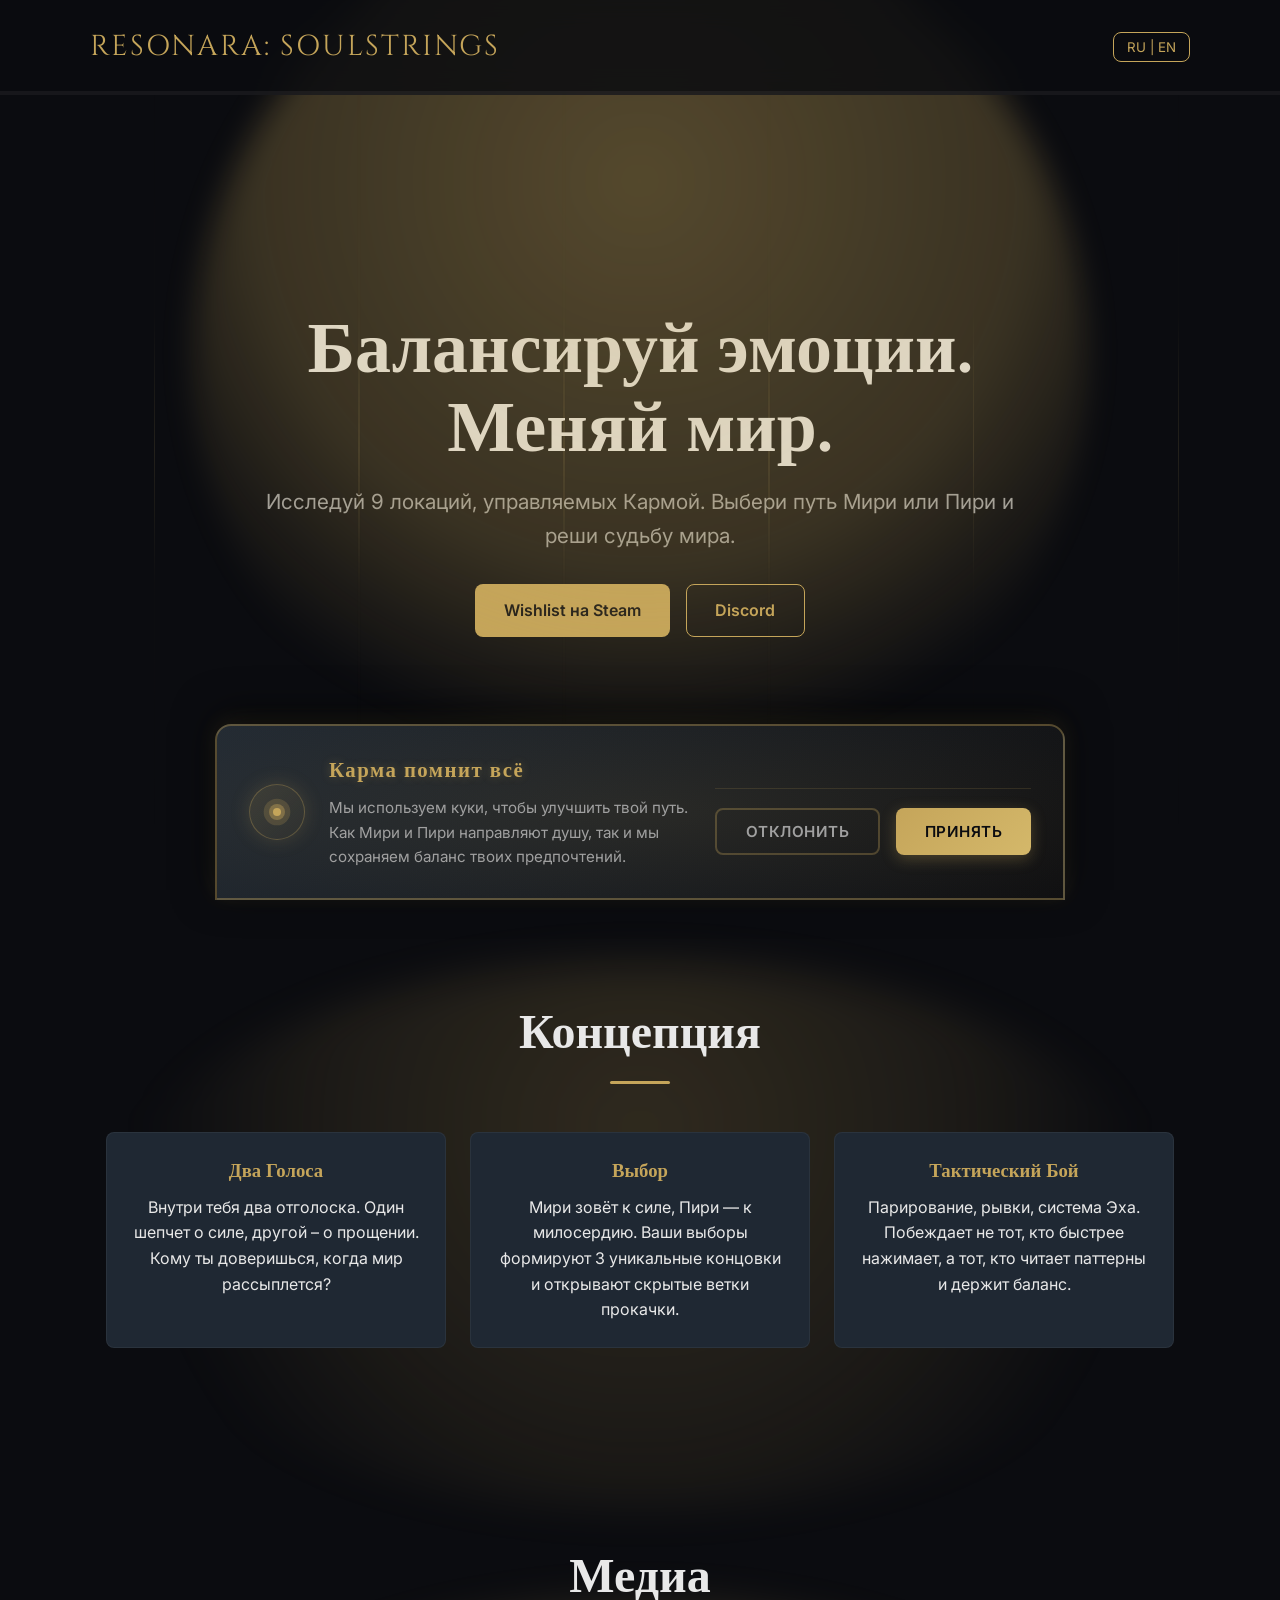
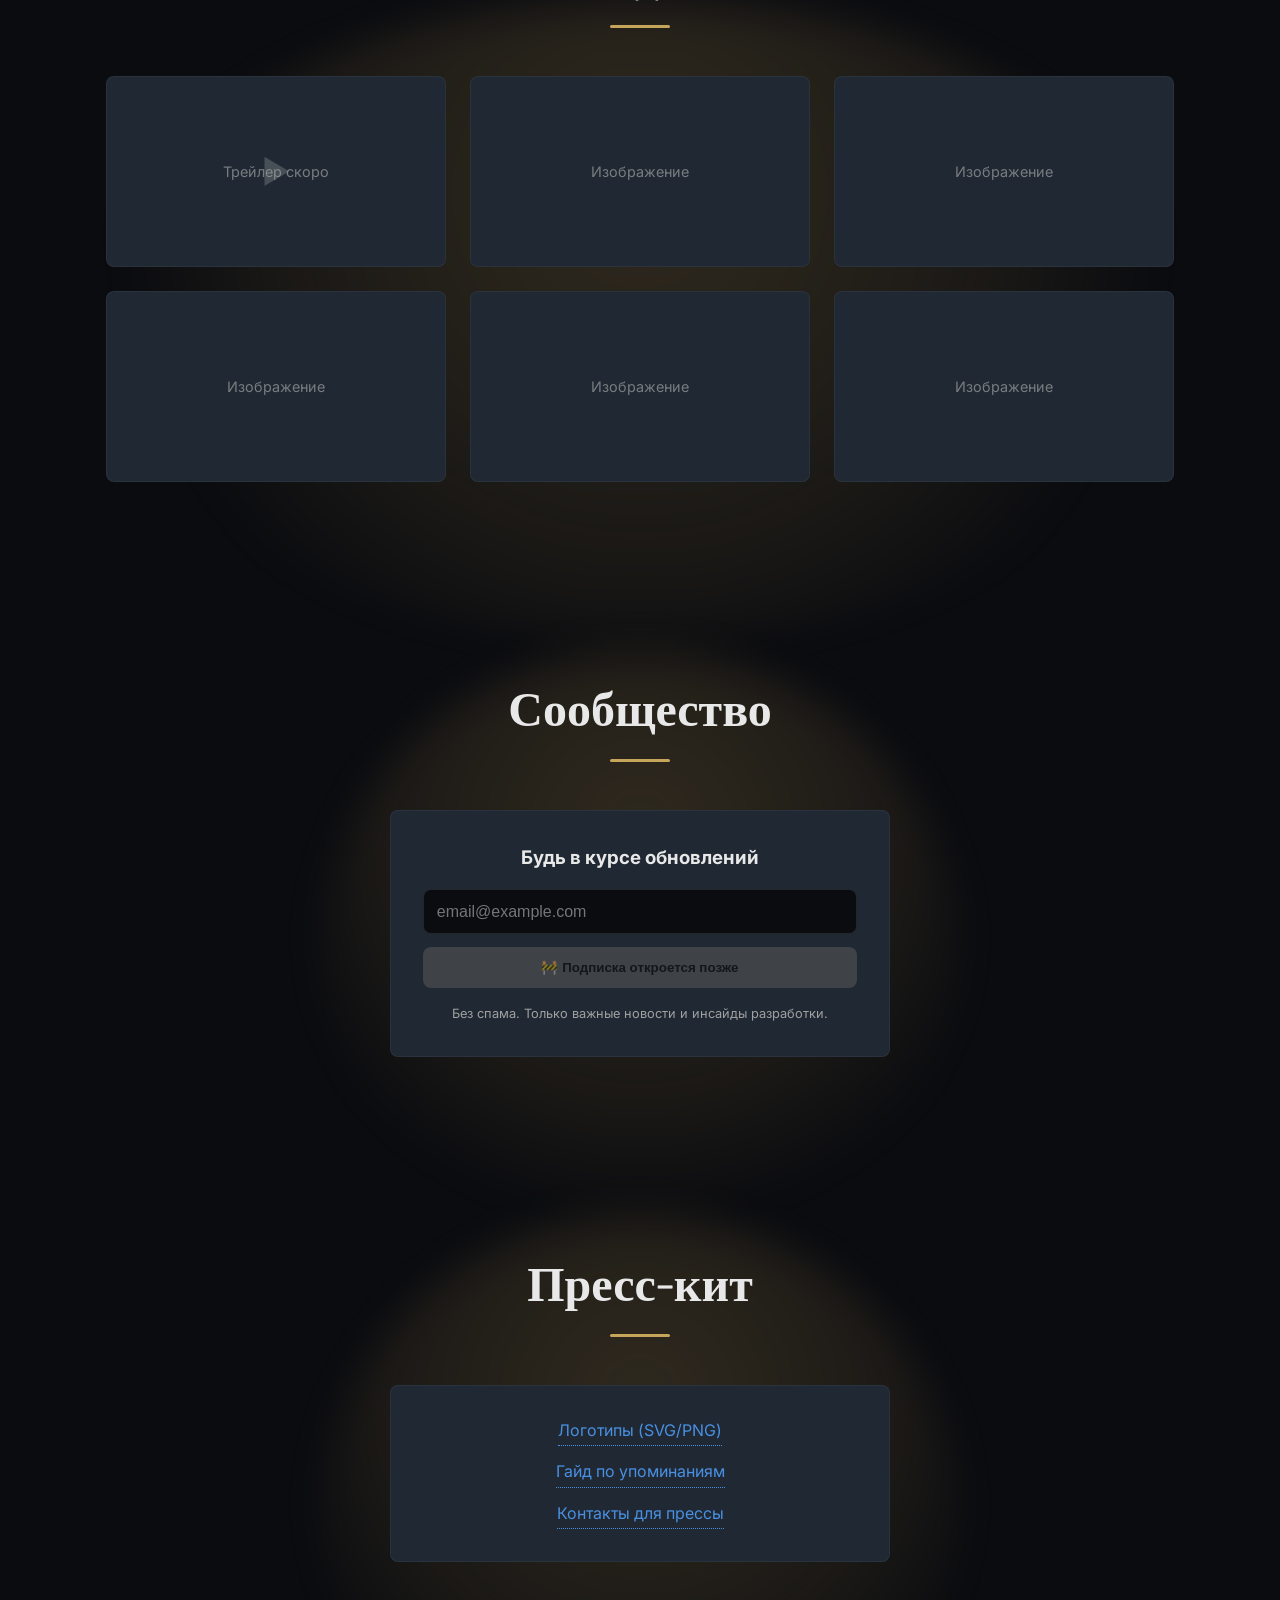
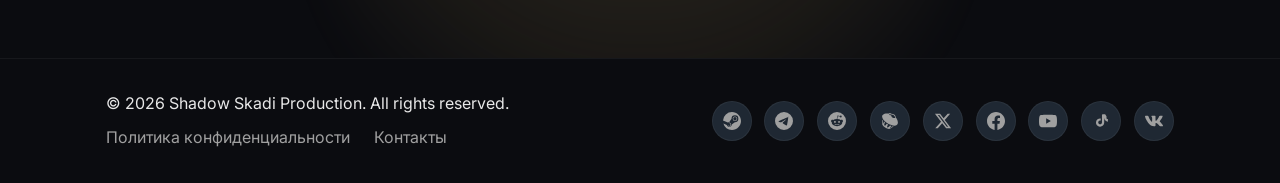
<file: index.html>
<!DOCTYPE html>
<html lang="ru">
<head>
  <meta charset="UTF-8">
  <meta name="viewport" content="width=device-width, initial-scale=1.0, viewport-fit=cover">
  <title>Resonara: Soulstrings | Official Hub</title>
  <meta name="description" content="2D Metroidvania с системой кармы. Балансируй эмоции. Меняй мир.">
  <link rel="preconnect" href="https://fonts.googleapis.com">
  <link rel="preconnect" href="https://fonts.gstatic.com" crossorigin>
  <link href="https://fonts.googleapis.com/css2?family=Cinzel:wght@400;700&family=Inter:wght@300;400;600&display=swap" rel="stylesheet">
  <link rel="stylesheet" href="style.css">
</head>
<body>

  <!-- Фоновые эффекты -->
  <div id="bg-strings" aria-hidden="true">
  <div class="string" role="button" tabindex="0" aria-label="Интерактивная струна" 
       style="--pos: 12%; --delay: 0s; --dur: 6s; --pitch: 220;"></div>
  <div class="string" role="button" tabindex="0" aria-label="Интерактивная струна" 
       style="--pos: 28%; --delay: 1.4s; --dur: 5.5s; --pitch: 261;"></div>
  <div class="string" role="button" tabindex="0" aria-label="Интерактивная струна" 
       style="--pos: 44%; --delay: 2.8s; --dur: 6.2s; --pitch: 293;"></div>
  <div class="string" role="button" tabindex="0" aria-label="Интерактивная струна" 
       style="--pos: 60%; --delay: 0.9s; --dur: 5.8s; --pitch: 329;"></div>
  <div class="string" role="button" tabindex="0" aria-label="Интерактивная струна" 
       style="--pos: 76%; --delay: 3.5s; --dur: 6.5s; --pitch: 392;"></div>
  <div class="string" role="button" tabindex="0" aria-label="Интерактивная струна" 
       style="--pos: 92%; --delay: 2.1s; --dur: 5.2s; --pitch: 440;"></div>
</div>
  <div id="bg-particles" aria-hidden="true"></div>

  <!-- Шапка -->
  <header class="header">
    <nav class="nav">
      <a href="#" class="logo" aria-label="Home">RESONARA: SOULSTRINGS</a>
      <button class="lang-toggle" aria-label="Switch Language" id="langBtn">RU | EN</button>
    </nav>
    <div class="karma-bar" aria-hidden="true"><div class="karma-fill"></div></div>
  </header>

  <main>
    <!-- Hero -->
    <section class="hero">
      <div class="hero-content">
        <h1 class="hero-title" data-i18n="heroTitle">Балансируй эмоции. Меняй мир.</h1>
        <p class="hero-subtitle" data-i18n="heroSub">Исследуй 9 локаций, управляемых Кармой. Выбери путь Мири или Пири и реши судьбу мира.</p>
        <div class="hero-cta">
          <a href="https://store.steampowered.com" target="_blank" rel="noopener" class="btn btn-primary" data-i18n="ctaSteam">Wishlist на Steam</a>
          <a href="https://discord.gg/your_server" target="_blank" rel="noopener" class="btn btn-secondary" data-i18n="ctaCommunity">Discord</a>
        </div>
      </div>
    </section>

    <!-- Концепция -->
    <section class="about" id="about">
      <h2 class="section-title" data-i18n="aboutTitle">Концепция</h2>
      <div class="about-grid">
        <article class="about-card">
          <h3 data-i18n="card1Title">Два голоса</h3>
          <p data-i18n="card1Text">Внутри тебя два отголоска. Один шепчет о силе, другой – о прощении. Кому ты доверишься, когда мир рассыплется?</p>
        </article>
        <article class="about-card">
          <h3 data-i18n="card2Title">Два Голоса</h3>
          <p data-i18n="card2Text">Мири зовёт к силе, Пири — к милосердию. Ваши выборы формируют 3 уникальные концовки и открывают скрытые ветки прокачки.</p>
        </article>
        <article class="about-card">
          <h3 data-i18n="card3Title">Тактический Бой</h3>
          <p data-i18n="card3Text">Парирование, рывки, система Эха. Побеждает не тот, кто быстрее нажимает, а тот, кто читает паттерны и держит баланс.</p>
        </article>
      </div>
    </section>

    <!-- Медиа -->
    <section class="media" id="media">
      <h2 class="section-title" data-i18n="mediaTitle">Медиа</h2>
      <div class="media-grid">
        <div class="media-item video"><span data-i18n="phVideo">Трейлер скоро</span></div>
        <div class="media-item img"><span data-i18n="phImg">Скриншот 1</span></div>
        <div class="media-item img"><span data-i18n="phImg">Скриншот 2</span></div>
        <div class="media-item img"><span data-i18n="phImg">Геймплей</span></div>
        <div class="media-item img"><span data-i18n="phImg">Концепт-арт</span></div>
        <div class="media-item img"><span data-i18n="phImg">Логотип</span></div>
      </div>
    </section>

    <!-- Сообщество -->
    <section class="community" id="community">
      <h2 class="section-title" data-i18n="communityTitle">Сообщество</h2>
      <div class="subscribe-form">
        <h3 data-i18n="subscribeTitle">Будь в курсе обновлений</h3>
        <form id="newsletter-form" novalidate>
          <input type="email" id="emailInput" placeholder="email@example.com" required aria-label="Email">
          <!-- <button type="submit" data-i18n="subscribeBtn">Подписаться</button> -->
          <button type="button" disabled style="opacity:0.6; cursor:default; background:#555;">🚧 Подписка откроется позже</button>
        </form>
        <p class="form-note" data-i18n="formNote">Без спама. Только важные новости и инсайды разработки.</p>
        <p class="form-success hidden" data-i18n="formSuccess">Спасибо! Мы свяжемся с вами.</p>
      </div>
    </section>

    <!-- Пресс-кит -->
    <section class="press" id="press">
      <h2 class="section-title" data-i18n="pressTitle">Пресс-кит</h2>
      <div class="press-card">
        <div class="press-grid">
          <a href="#" class="press-link" data-i18n="pressLogo">Логотипы (SVG/PNG)</a>
          <a href="#" class="press-link" data-i18n="pressGuidelines">Гайд по упоминаниям</a>
          <a href="#" class="press-link" data-i18n="pressContacts">Контакты для прессы</a>
        </div>
      </div>
    </section>
  </main>

  <!-- Футер -->
  <footer class="footer">
    <div class="footer-inner">
      <div class="footer-left">
        <p>© <span id="year"></span> Shadow Skadi Production. All rights reserved.</p>
        <div class="footer-links">
          <a href="privacy/" data-i18n="footerPrivacy">Политика конфиденциальности</a>
          <a href="#" data-i18n="footerContacts">Контакты</a>
        </div>
      </div>
      <div class="footer-right">
        <div class="footer-socials" aria-label="Social Links">
          <!-- Все иконки соцсетей (без изменений) -->
          <a href="https://store.steampowered.com" target="_blank" rel="noopener" aria-label="Steam" class="social-link"><svg viewBox="0 0 16 16" width="18" height="18" fill="currentColor"><path d="M.329 10.333A8.01 8.01 0 0 0 7.99 16C12.414 16 16 12.418 16 8s-3.586-8-8.009-8A8.006 8.006 0 0 0 0 7.468l.003.006 4.304 1.769A2.198 2.198 0 0 1 5.62 8.88l1.96-2.844-.001-.04a3.046 3.046 0 0 1 3.042-3.043 3.046 3.046 0 0 1 3.042 3.043 3.047 3.047 0 0 1-3.111 3.044l-2.804 2a2.223 2.223 0 0 1-3.075 2.11 2.217 2.217 0 0 1-1.312-1.568L.33 10.333Z"/><path d="M4.868 12.683a1.715 1.715 0 0 0 1.318-3.165 1.705 1.705 0 0 0-1.263-.02l1.023.424a1.261 1.261 0 1 1-.97 2.33l-.99-.41a1.7 1.7 0 0 0 .882.84Zm3.726-6.687a2.03 2.03 0 0 0 2.027 2.029 2.03 2.03 0 0 0 2.027-2.029 2.03 2.03 0 0 0-2.027-2.027 2.03 2.03 0 0 0-2.027 2.027Zm2.03-1.527a1.524 1.524 0 1 1-.002 3.048 1.524 1.524 0 0 1 .002-3.048Z"/></svg></a>
          <a href="https://t.me/your_channel" target="_blank" rel="noopener" aria-label="Telegram" class="social-link"><svg viewBox="0 0 24 24" width="18" height="18" fill="currentColor"><path d="M11.944 0A12 12 0 0 0 0 12a12 12 0 0 0 12 12 12 12 0 0 0 12-12A12 12 0 0 0 12 0a12 12 0 0 0-.056 0zm4.962 7.224c.1-.002.321.023.465.14a.506.506 0 0 1 .171.325c.016.093.036.306.02.472-.18 1.898-.962 6.502-1.36 8.627-.168.9-.499 1.201-.82 1.23-.696.065-1.225-.46-1.9-.902-1.056-.693-1.653-1.124-2.678-1.8-1.185-.78-.417-1.21.258-1.91.177-.184 3.247-2.977 3.307-3.23.007-.032.014-.15-.056-.217-.07-.067-.172-.042-.247-.025-.105.024-1.793 1.14-5.062 3.345-.48.33-.913.494-1.302.484-.426-.008-1.242-.24-1.852-.437-.687-.224-1.234-.344-1.19-.728.023-.194.286-.394.737-.574 4.078-1.796 6.808-3.006 8.152-3.586 4.065-1.73 4.905-2.015 5.46-2.024z"/></svg></a>
          <a href="https://reddit.com" target="_blank" rel="noopener" aria-label="Reddit" class="social-link"><svg viewBox="0 0 24 24" width="18" height="18" fill="currentColor"><path d="M12 0A12 12 0 0 0 0 12a12 12 0 0 0 12 12 12 12 0 0 0 12-12A12 12 0 0 0 12 0zm5.01 4.744c.688 0 1.25.561 1.25 1.249a1.25 1.25 0 0 1-2.498.056l-2.597-.547-.8 3.747c1.824.07 3.48.632 4.674 1.488.308-.309.73-.491 1.207-.491.968 0 1.754.786 1.754 1.754 0 .716-.435 1.333-1.01 1.614a3.111 3.111 0 0 1 .042.52c0 2.694-3.13 4.87-7.004 4.87-3.874 0-7.004-2.176-7.004-4.87 0-.183.015-.366.043-.534A1.748 1.748 0 0 1 4.028 12c0-.968.786-1.754 1.754-1.754.463 0 .898.196 1.207.49 1.207-.883 2.87-1.453 4.707-1.527l.885-4.182a.342.342 0 0 1 .14-.197.35.35 0 0 1 .238-.042l2.906.617a1.214 1.214 0 0 1 1.108-.701zM9.25 12C8.561 12 8 12.562 8 13.25c0 .687.561 1.248 1.25 1.248.687 0 1.248-.561 1.248-1.249 0-.688-.561-1.249-1.249-1.249zm5.5 0c-.687 0-1.248.561-1.248 1.25 0 .687.561 1.248 1.249 1.248.688 0 1.249-.561 1.249-1.249 0-.687-.562-1.249-1.25-1.249zm-5.466 3.99a.327.327 0 0 0-.231.094.33.33 0 0 0 0 .463c.842.842 2.484.913 2.961.913.477 0 2.105-.07 2.961-.913a.33.33 0 0 0 0-.463.327.327 0 0 0-.465 0c-.547.533-1.576.668-2.496.668-.92 0-1.935-.135-2.496-.668a.326.326 0 0 0-.231-.095z"/></svg></a>
          <a href="https://pikabu.ru" target="_blank" rel="noopener" aria-label="Pikabu" class="social-link"><svg viewBox="0 0 50 50" width="18" height="18" fill="currentColor"><path d="M 24.371094 2.984375 C 24.15625 2.972656 23.953125 2.972656 23.757813 2.984375 C 22.972656 3.042969 22.324219 3.355469 21.898438 3.773438 C 21.59375 4.074219 21.425781 4.398438 21.308594 4.703125 C 21.332031 4.636719 21.339844 4.582031 21.375 4.515625 C 18.941406 4.035156 17.097656 4 17 4 C 5.570313 4 3 9.925781 3 12 C 3 25.152344 25.144531 38 37.984375 38 L 38.023438 38 C 38.464844 38 42.066406 37.921875 44.59375 35.433594 C 46.191406 33.859375 47 31.695313 47 28.984375 C 46.996094 28.664063 46.820313 21.074219 40.957031 15.214844 C 40.96875 15.40625 40.980469 15.59375 40.988281 15.78125 C 40.921875 11.613281 38.976563 8.789063 36.539063 7.164063 C 34.160156 5.585938 31.425781 5.078125 29.308594 5.039063 C 27.921875 4.070313 26.601563 3.511719 26.582031 3.507813 C 25.734375 3.195313 25.007813 3.023438 24.371094 2.984375 Z M 23.90625 4.980469 C 24.292969 4.953125 24.945313 5.027344 25.902344 5.382813 C 25.914063 5.390625 25.925781 5.394531 25.9375 5.398438 C 25.9375 5.398438 27.0625 5.765625 28.390625 6.789063 C 28.566406 6.925781 28.78125 7 29 7 C 30.8125 7 33.402344 7.484375 35.433594 8.832031 C 37.460938 10.179688 39 12.292969 39 16 C 39 16.003906 39 16.011719 39 16.015625 C 39.007813 16.304688 38.972656 16.441406 38.789063 16.597656 C 38.605469 16.757813 38.113281 17 37 17 C 33.953125 17 31.761719 15.539063 30.25 13.648438 C 28.738281 11.757813 28 9.390625 28 8.0625 C 28.007813 7.699219 27.816406 7.363281 27.507813 7.183594 C 27.195313 7 26.808594 7 26.496094 7.183594 C 26.1875 7.363281 25.996094 7.699219 26 8.0625 C 26 8.664063 26.242188 9.386719 26.40625 10.078125 C 24.242188 8.925781 23.476563 7.804688 23.195313 7.054688 C 23.054688 6.679688 23.03125 6.382813 23.03125 6.1875 C 23.035156 5.996094 23.046875 5.984375 23.046875 5.984375 C 23.078125 5.886719 23.09375 5.78125 23.09375 5.679688 C 23.09375 5.679688 23.117188 5.375 23.296875 5.195313 C 23.390625 5.109375 23.515625 5.007813 23.90625 4.980469 Z M 21.09375 5.5625 C 21.09375 5.574219 21.097656 5.574219 21.09375 5.585938 C 21.09375 5.601563 21.09375 5.597656 21.089844 5.617188 C 21.09375 5.601563 21.09375 5.578125 21.09375 5.5625 Z M 21.085938 5.640625 C 21.070313 5.738281 21.054688 5.878906 21.046875 6.015625 C 21.054688 5.863281 21.070313 5.738281 21.085938 5.640625 Z M 21.046875 6.335938 C 21.050781 6.4375 21.058594 6.542969 21.070313 6.65625 C 21.058594 6.539063 21.050781 6.4375 21.046875 6.335938 Z M 21.128906 7.035156 C 21.15625 7.175781 21.203125 7.324219 21.25 7.476563 C 21.203125 7.324219 21.15625 7.175781 21.128906 7.035156 Z M 21.421875 7.992188 C 21.445313 8.039063 21.464844 8.085938 21.484375 8.132813 C 21.464844 8.085938 21.445313 8.039063 21.421875 7.992188 Z M 21.59375 8.351563 C 21.652344 8.457031 21.710938 8.566406 21.78125 8.675781 C 21.710938 8.566406 21.652344 8.457031 21.59375 8.351563 Z M 21.859375 8.804688 C 21.953125 8.945313 22.054688 9.089844 22.167969 9.234375 C 22.054688 9.089844 21.953125 8.945313 21.859375 8.804688 Z M 22.207031 9.289063 C 22.335938 9.453125 22.480469 9.617188 22.636719 9.78125 C 22.480469 9.617188 22.335938 9.453125 22.207031 9.289063 Z M 22.65625 9.804688 C 22.824219 9.976563 23.003906 10.152344 23.203125 10.328125 C 23.40625 10.503906 23.625 10.679688 23.863281 10.855469 C 24.101563 11.027344 24.355469 11.203125 24.632813 11.375 C 24.910156 11.542969 25.203125 11.714844 25.519531 11.878906 L 25.523438 11.878906 C 25.523438 11.882813 25.527344 11.882813 25.527344 11.886719 C 25.527344 11.886719 25.621094 11.933594 25.636719 11.941406 C 25.621094 11.933594 25.527344 11.886719 25.519531 11.882813 C 25.199219 11.714844 24.910156 11.542969 24.632813 11.375 C 24.355469 11.199219 24.101563 11.027344 23.863281 10.855469 C 23.625 10.679688 23.40625 10.503906 23.203125 10.328125 C 23.003906 10.152344 22.824219 9.976563 22.65625 9.804688 Z M 26.554688 12.402344 C 26.875 12.558594 27.214844 12.726563 27.515625 12.855469 C 27.886719 13.542969 28.167969 14.242188 28.6875 14.894531 C 28.890625 15.148438 29.105469 15.390625 29.332031 15.628906 C 28.5 14.746094 27.804688 13.769531 27.285156 12.765625 C 26.992188 12.636719 26.851563 12.550781 26.554688 12.402344 Z M 29.460938 15.765625 C 30.984375 17.328125 33.042969 18.5625 35.597656 18.902344 C 33.035156 18.570313 30.996094 17.347656 29.460938 15.765625 Z M 41 15.988281 C 41 15.992188 41 15.996094 41 16 C 41.007813 16.605469 40.847656 17.152344 40.542969 17.609375 C 40.886719 17.082031 41.007813 16.480469 41 15.988281 Z M 40.503906 17.652344 C 40.425781 17.761719 40.347656 17.871094 40.25 17.96875 C 40.226563 17.992188 40.195313 18.011719 40.167969 18.035156 C 40.296875 17.914063 40.410156 17.789063 40.503906 17.652344 Z M 39.859375 18.269531 C 39.769531 18.335938 39.683594 18.40625 39.582031 18.460938 C 39.683594 18.40625 39.769531 18.335938 39.859375 18.269531 Z M 39.183594 18.636719 C 39.078125 18.675781 38.984375 18.722656 38.871094 18.757813 C 38.980469 18.722656 39.078125 18.675781 39.183594 18.636719 Z M 38.328125 18.875 C 38.21875 18.894531 38.117188 18.921875 38 18.9375 C 38.117188 18.921875 38.21875 18.894531 38.328125 18.875 Z M 35.730469 18.917969 C 36.140625 18.96875 36.5625 19 37 19 C 37.125 19 37.230469 18.984375 37.34375 18.980469 C 37.226563 18.984375 37.125 19 37 19 C 36.5625 19 36.140625 18.964844 35.730469 18.917969 Z M 4.074219 21.363281 C 3.542969 23.871094 3 27.527344 3 32 C 3 40.25 17.34375 47 22 47 C 25.257813 47 30.511719 44.152344 35.40625 39.855469 C 34.546875 39.765625 33.664063 39.628906 32.761719 39.453125 C 30.054688 41.644531 27.285156 43.371094 25.011719 44.28125 C 24.910156 43.117188 26.28125 42 26.28125 42 L 29.4375 38.660156 C 28.003906 38.253906 26.546875 37.753906 25.089844 37.179688 C 23.511719 39.171875 20.269531 43 18.667969 43 C 17.578125 43 17.011719 42.398438 17 41.492188 C 16.980469 39.648438 18.710938 36.558594 19.824219 34.765625 C 18.511719 34.074219 17.21875 33.328125 15.964844 32.53125 C 14.785156 34.519531 12.535156 37.898438 10.835938 37.996094 C 10.546875 38.011719 10.273438 37.925781 10.023438 37.71875 C 7.769531 35.832031 9.757813 31.253906 10.992188 28.921875 C 10.050781 28.140625 9.152344 27.328125 8.304688 26.492188 C 7.515625 29.15625 6.1875 33 5.125 33 C 5.117188 33 5.113281 32.996094 5.101563 32.996094 C 5.039063 32.664063 5 32.335938 5 32 C 5 28.699219 5.316406 25.84375 5.695313 23.609375 C 5.105469 22.875 4.566406 22.125 4.074219 21.363281 Z"></path></svg></a>
          <a href="https://x.com" target="_blank" rel="noopener" aria-label="X" class="social-link"><svg viewBox="0 0 24 24" width="18" height="18" fill="currentColor"><path d="M18.244 2.25h3.308l-7.227 8.26 8.502 11.24H16.17l-5.214-6.817L4.99 21.75H1.68l7.73-8.835L1.254 2.25H8.08l4.713 6.231zm-1.161 17.52h1.833L7.084 4.126H5.117z"/></svg></a>
          <a href="https://facebook.com" target="_blank" rel="noopener" aria-label="Facebook" class="social-link"><svg viewBox="0 0 24 24" width="18" height="18" fill="currentColor"><path d="M24 12.073c0-6.627-5.373-12-12-12s-12 5.373-12 12c0 5.99 4.388 10.954 10.125 11.854v-8.385H7.078v-3.47h3.047V9.43c0-3.007 1.791-4.669 4.533-4.669 1.312 0 2.686.235 2.686.235v2.953H15.83c-1.491 0-1.956.925-1.956 1.874v2.25h3.328l-.532 3.47h-2.796v8.385C19.612 23.027 24 18.062 24 12.073z"/></svg></a>
          <a href="https://youtube.com" target="_blank" rel="noopener" aria-label="YouTube Shorts" class="social-link"><svg viewBox="0 0 24 24" width="18" height="18" fill="currentColor"><path d="M23.498 6.186a3.016 3.016 0 0 0-2.122-2.136C19.505 3.545 12 3.545 12 3.545s-7.505 0-9.377.505A3.017 3.017 0 0 0 .502 6.186C0 8.07 0 12 0 12s0 3.93.502 5.814a3.016 3.016 0 0 0 2.122 2.136c1.871.505 9.376.505 9.376.505s7.505 0 9.377-.505a3.015 3.015 0 0 0 2.122-2.136C24 15.93 24 12 24 12s0-3.93-.502-5.814zM9.545 15.568V8.432L15.818 12l-6.273 3.568z"/></svg></a>
          <a href="https://tiktok.com" target="_blank" rel="noopener" aria-label="TikTok" class="social-link"><svg viewBox="0 0 24 24" width="18" height="18" fill="currentColor"><path d="M19.321 5.563a5.005 5.005 0 0 1-1.213-2.042 1.001 1.001 0 0 0-.944-.679h-2.875a1 1 0 0 0-1 1v10.074a2.503 2.503 0 0 1-4.285 1.77 2.5 2.5 0 0 1 1.773-4.27c.283 0 .559.048.818.134v-2.912a5.5 5.5 0 1 0 4.693 5.448v-6.09a6.005 6.005 0 0 0 4.917 4.917v-3.494a3.001 3.001 0 0 1-1.884-.856z"/></svg></a>
          <a href="https://vk.com" target="_blank" rel="noopener" aria-label="VK" class="social-link"><svg viewBox="0 0 24 24" width="18" height="18" fill="currentColor"><path fill-rule="evenodd" clip-rule="evenodd" d="M23.45 5.948c.166-.546 0-.948-.795-.948H20.03c-.668 0-.976.347-1.143.73 0 0-1.335 3.196-3.226 5.272-.612.602-.89.793-1.224.793-.167 0-.418-.191-.418-.738V5.948c0-.656-.184-.948-.74-.948H9.151c-.417 0-.668.304-.668.593 0 .621.946.765 1.043 2.513v3.798c0 .833-.153.984-.487.984-.89 0-3.055-3.211-4.34-6.885C4.45 5.288 4.198 5 3.527 5H.9c-.75 0-.9.347-.9.73 0 .682.89 4.07 4.145 8.551C6.315 17.341 9.37 19 12.153 19c1.669 0 1.875-.368 1.875-1.003v-2.313c0-.737.158-.884.687-.884.39 0 1.057.192 2.615 1.667C19.11 18.216 19.403 19 20.405 19h2.625c.75 0 1.126-.368.91-1.096-.238-.724-1.088-1.775-2.215-3.022-.612-.71-1.53-1.475-1.809-1.858-.389-.491-.278-.71 0-1.147 0 0 3.2-4.426 3.533-5.929z"/></svg></a>
        </div>
      </div>
    </div>
  </footer>
  
   <!-- Cookie Banner в стиле игры -->
  <div id="cookie-banner" class="cookie-banner" role="dialog" aria-labelledby="cookie-title" aria-describedby="cookie-text">
    <div class="cookie-glow"></div>
    <div class="cookie-content">
      <div class="cookie-icon">
        <svg viewBox="0 0 24 24" width="32" height="32" fill="currentColor">
          <circle cx="12" cy="12" r="10" opacity="0.2"/>
          <circle cx="12" cy="12" r="6" opacity="0.4"/>
          <circle cx="12" cy="12" r="3"/>
        </svg>
      </div>
      <div class="cookie-message">
        <h4 id="cookie-title" class="cookie-title">Карма помнит всё</h4>
        <p id="cookie-text" class="cookie-text">Мы используем куки, чтобы улучшить твой путь. Как Мири и Пири направляют душу, так и мы сохраняем баланс твоих предпочтений.</p>
      </div>
      <div class="cookie-actions">
        <button id="cookie-decline" class="btn-cookie btn-cookie-secondary">Отклонить</button>
        <button id="cookie-accept" class="btn-cookie btn-cookie-primary">Принять</button>
      </div>
    </div>
    <div class="cookie-particles" aria-hidden="true"></div>
  </div>
  <script src="script.js"></script>
</body>
</html>
</file>
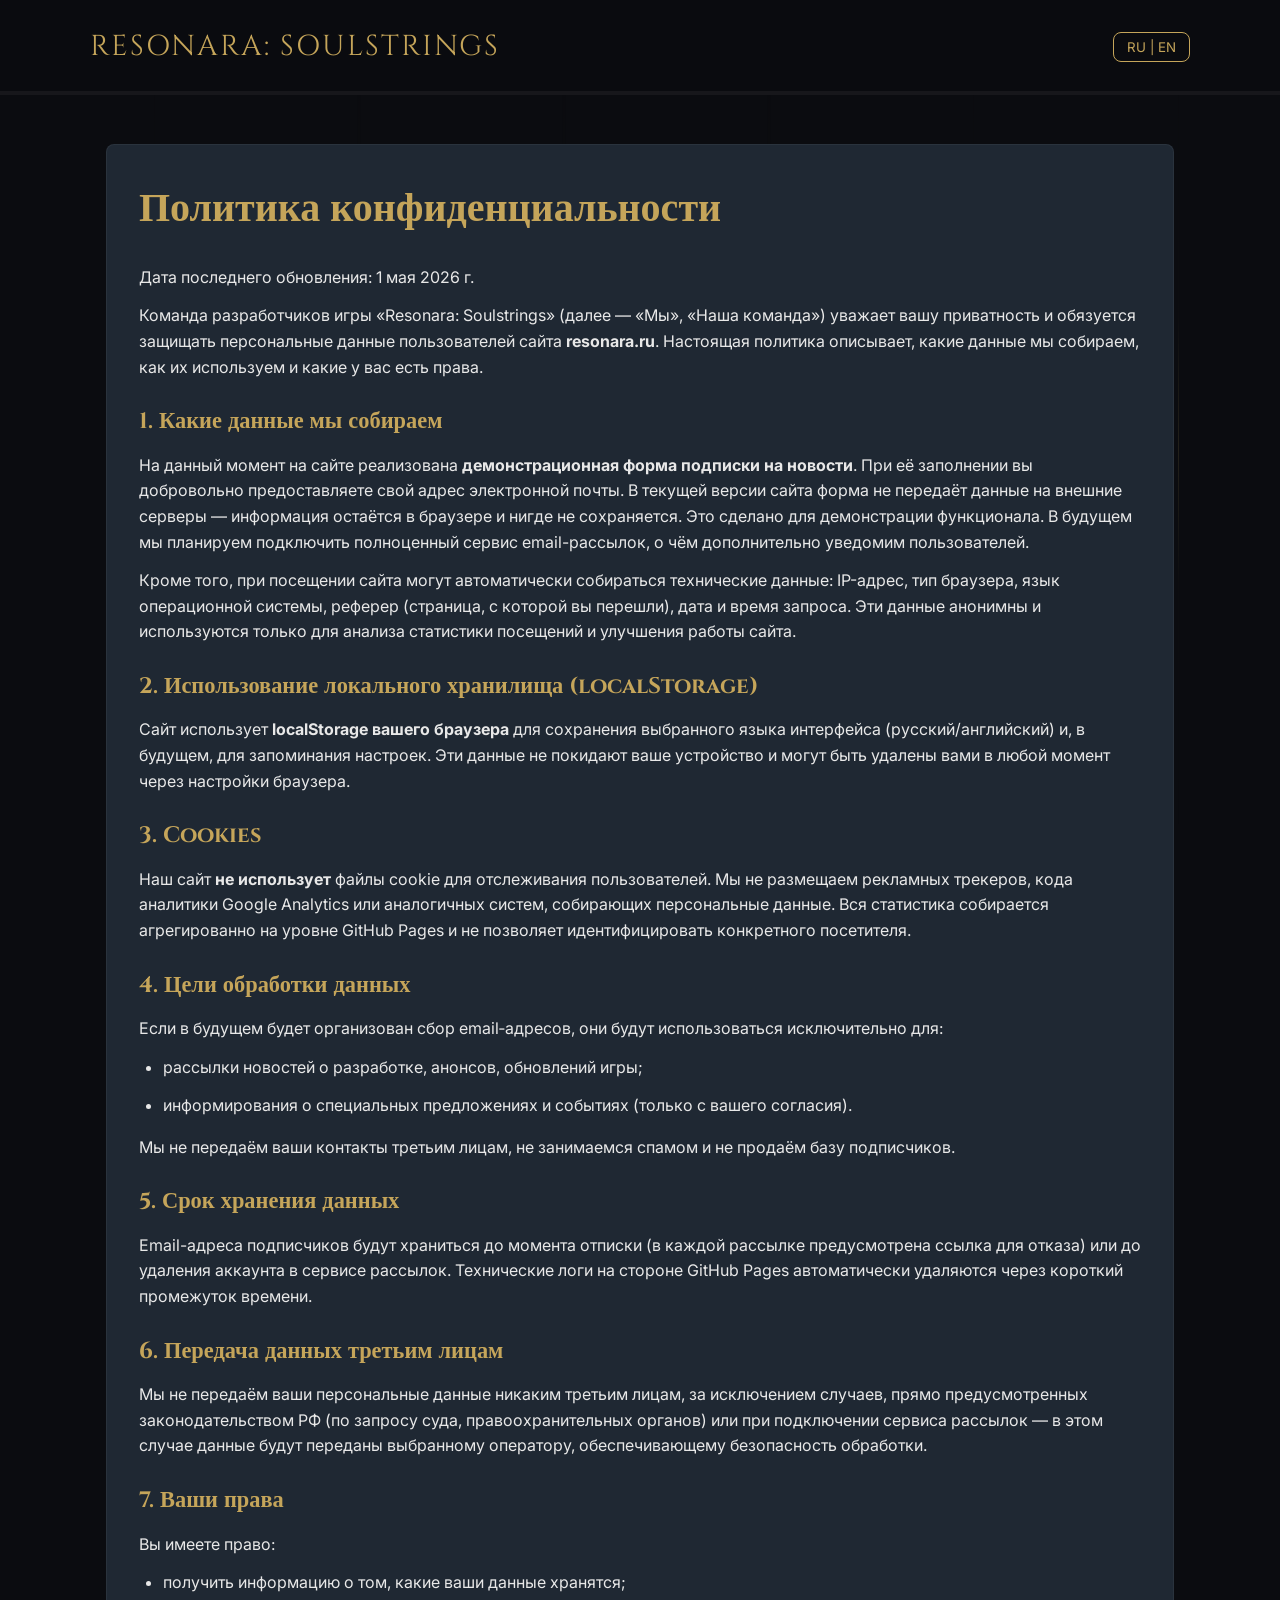
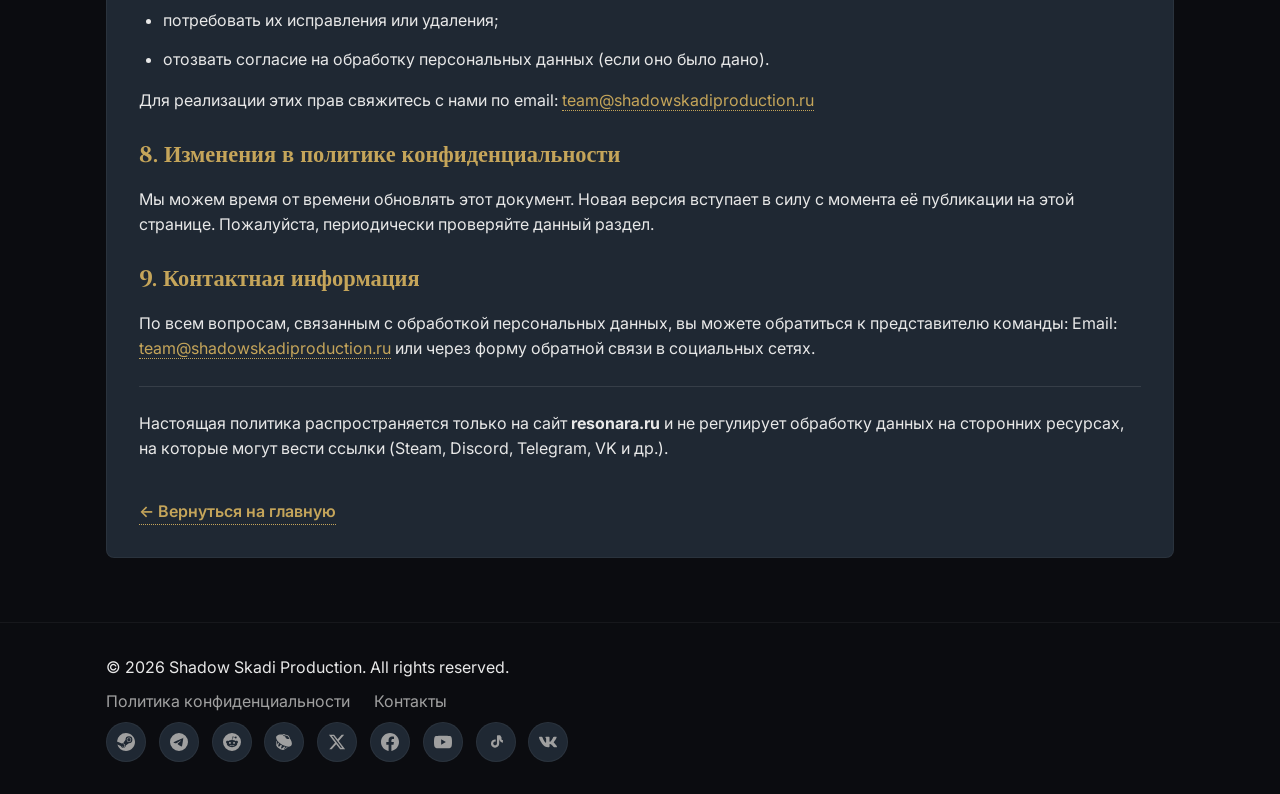
<file: privacy/index.html>
<!DOCTYPE html>
<html lang="ru">
<head>
  <meta charset="UTF-8">
  <meta name="viewport" content="width=device-width, initial-scale=1.0, viewport-fit=cover">
  <title>Политика конфиденциальности | Resonara: Soulstrings</title>
  <meta name="description" content="Политика обработки персональных данных сайта Resonara: Soulstrings.">
  <link rel="preconnect" href="https://fonts.googleapis.com">
  <link rel="preconnect" href="https://fonts.gstatic.com" crossorigin>
  <link href="https://fonts.googleapis.com/css2?family=Cinzel:wght@400;700&family=Inter:wght@300;400;600&display=swap" rel="stylesheet">
  <link rel="stylesheet" href="../style.css">
  <style>
    /* Дополнительные стили только для страницы политики */
    .policy-container {
      max-width: var(--container);
      margin: 0 auto;
      padding: 2rem 1rem;
    }
    .policy-card {
      background: var(--bg-panel);
      border-radius: var(--border-radius);
      border: 1px solid rgba(255,255,255,0.05);
      padding: 2rem;
      text-align: left;
      margin: 2rem 0;
    }
    .policy-card h1 {
      font-family: var(--font-heading);
      color: var(--gold);
      margin-bottom: 1.5rem;
      font-size: clamp(1.8rem, 5vw, 2.5rem);
    }
    .policy-card h2 {
      font-family: var(--font-heading);
      font-size: 1.4rem;
      margin: 1.5rem 0 0.8rem;
      color: var(--gold);
    }
    .policy-card p, .policy-card li {
      color: var(--text);
      line-height: 1.6;
      margin-bottom: 0.8rem;
    }
    .policy-card ul {
      margin: 0.5rem 0 1rem 1.5rem;
    }
    .policy-card a {
      color: var(--gold);
      text-decoration: none;
      border-bottom: 1px dotted var(--gold);
    }
    .policy-card a:hover {
      opacity: 0.8;
    }
    .back-link {
      display: inline-block;
      margin-top: 1.5rem;
      color: var(--gold);
      text-decoration: none;
      font-weight: 600;
    }
    .back-link:hover {
      text-decoration: underline;
    }
    hr {
      border: none;
      height: 1px;
      background: rgba(255,255,255,0.1);
      margin: 1.5rem 0;
    }
       @media (max-width: 768px) {
       .policy-card {
       padding: 1.2rem;
      }
      .policy-card h2 {
      font-size: 1.2rem;
      }
    }
    /* === ОТСТУП ОТ ХЕДЕРА ДЛЯ КОНТЕНТА ПОЛИТИКИ === */
      @media (min-width: 769px) {
      .policy-container {
      padding-top: calc(6rem + 2rem); /* 6rem = высота хедера + отступ */
  }
}

@media (max-width: 768px) {
  .policy-container {
    padding-top: calc(4rem + 1.5rem); /* Мобильная версия */
  }
}

/* Чтобы первая карточка не «прилипала» к верху */
.policy-card {
  margin-top: 1rem;
}
  </style>
</head>
<body>

  <!-- Фоновые эффекты (аналогично главной) -->
  <div id="bg-strings" aria-hidden="true">
    <div class="string" role="button" tabindex="0" aria-label="Интерактивная струна" style="--pos: 12%; --delay: 0s; --dur: 6s; --pitch: 220;"></div>
    <div class="string" role="button" tabindex="0" aria-label="Интерактивная струна" style="--pos: 28%; --delay: 1.4s; --dur: 5.5s; --pitch: 261;"></div>
    <div class="string" role="button" tabindex="0" aria-label="Интерактивная струна" style="--pos: 44%; --delay: 2.8s; --dur: 6.2s; --pitch: 293;"></div>
    <div class="string" role="button" tabindex="0" aria-label="Интерактивная струна" style="--pos: 60%; --delay: 0.9s; --dur: 5.8s; --pitch: 329;"></div>
    <div class="string" role="button" tabindex="0" aria-label="Интерактивная струна" style="--pos: 76%; --delay: 3.5s; --dur: 6.5s; --pitch: 392;"></div>
    <div class="string" role="button" tabindex="0" aria-label="Интерактивная струна" style="--pos: 92%; --delay: 2.1s; --dur: 5.2s; --pitch: 440;"></div>
  </div>
  <div id="bg-particles" aria-hidden="true"></div>

  <!-- Шапка -->
  <header class="header">
    <nav class="nav">
      <a href="../" class="logo" aria-label="Home">RESONARA: SOULSTRINGS</a>
      <button class="lang-toggle" aria-label="Switch Language" id="langBtn">RU | EN</button>
    </nav>
    <div class="karma-bar" aria-hidden="true"><div class="karma-fill"></div></div>
  </header>
  
  <!-- Политика конфиденциальности -->
  <main>
    <div class="policy-container">
      <div class="policy-card">
        <h1 data-i18n="privacyTitle">Политика конфиденциальности</h1>
        <p data-i18n="privacyLastUpdate"><strong>Дата последнего обновления:</strong> 1 мая 2026 г.</p>

        <p data-i18n="privacyIntro">Команда разработчиков игры «Resonara: Soulstrings» (далее — «Мы», «Наша команда») уважает вашу приватность и обязуется защищать персональные данные пользователей сайта <strong>resonara.ru</strong>. Настоящая политика описывает, какие данные мы собираем, как их используем и какие у вас есть права.</p>

        <h2 data-i18n="privacySection1Title">1. Какие данные мы собираем</h2>
        <p data-i18n="privacySection1Text">На данный момент на сайте реализована <strong>демонстрационная форма подписки на новости</strong>. При её заполнении вы добровольно предоставляете свой адрес электронной почты. В текущей версии сайта форма не передаёт данные на внешние серверы — информация остаётся в браузере и нигде не сохраняется. Это сделано для демонстрации функционала. В будущем мы планируем подключить полноценный сервис email-рассылок, о чём дополнительно уведомим пользователей.</p>
        <p data-i18n="privacySection1Text2">Кроме того, при посещении сайта могут автоматически собираться технические данные: IP-адрес, тип браузера, язык операционной системы, реферер (страница, с которой вы перешли), дата и время запроса. Эти данные анонимны и используются только для анализа статистики посещений и улучшения работы сайта.</p>

        <h2 data-i18n="privacySection2Title">2. Использование локального хранилища (localStorage)</h2>
        <p data-i18n="privacySection2Text">Сайт использует <strong>localStorage вашего браузера</strong> для сохранения выбранного языка интерфейса (русский/английский) и, в будущем, для запоминания настроек. Эти данные не покидают ваше устройство и могут быть удалены вами в любой момент через настройки браузера.</p>

        <h2 data-i18n="privacySection3Title">3. Cookies</h2>
        <p data-i18n="privacySection3Text">Наш сайт <strong>не использует</strong> файлы cookie для отслеживания пользователей. Мы не размещаем рекламных трекеров, кода аналитики Google Analytics или аналогичных систем, собирающих персональные данные. Вся статистика собирается агрегированно на уровне GitHub Pages и не позволяет идентифицировать конкретного посетителя.</p>

        <h2 data-i18n="privacySection4Title">4. Цели обработки данных</h2>
        <p data-i18n="privacySection4Text">Если в будущем будет организован сбор email‑адресов, они будут использоваться исключительно для:</p>
        <ul>
          <li data-i18n="privacySection4Item1">рассылки новостей о разработке, анонсов, обновлений игры;</li>
          <li data-i18n="privacySection4Item2">информирования о специальных предложениях и событиях (только с вашего согласия).</li>
        </ul>
        <p data-i18n="privacySection4Text2">Мы не передаём ваши контакты третьим лицам, не занимаемся спамом и не продаём базу подписчиков.</p>

        <h2 data-i18n="privacySection5Title">5. Срок хранения данных</h2>
        <p data-i18n="privacySection5Text">Email-адреса подписчиков будут храниться до момента отписки (в каждой рассылке предусмотрена ссылка для отказа) или до удаления аккаунта в сервисе рассылок. Технические логи на стороне GitHub Pages автоматически удаляются через короткий промежуток времени.</p>

        <h2 data-i18n="privacySection6Title">6. Передача данных третьим лицам</h2>
        <p data-i18n="privacySection6Text">Мы не передаём ваши персональные данные никаким третьим лицам, за исключением случаев, прямо предусмотренных законодательством РФ (по запросу суда, правоохранительных органов) или при подключении сервиса рассылок — в этом случае данные будут переданы выбранному оператору, обеспечивающему безопасность обработки.</p>

        <h2 data-i18n="privacySection7Title">7. Ваши права</h2>
        <p data-i18n="privacySection7Text">Вы имеете право:</p>
        <ul>
          <li data-i18n="privacySection7Item1">получить информацию о том, какие ваши данные хранятся;</li>
          <li data-i18n="privacySection7Item2">потребовать их исправления или удаления;</li>
          <li data-i18n="privacySection7Item3">отозвать согласие на обработку персональных данных (если оно было дано).</li>
        </ul>
        <p data-i18n="privacySection7Text2">Для реализации этих прав свяжитесь с нами по email: <a href="mailto:team@shadowskadiproduction.ru">team@shadowskadiproduction.ru</a></p>

        <h2 data-i18n="privacySection8Title">8. Изменения в политике конфиденциальности</h2>
        <p data-i18n="privacySection8Text">Мы можем время от времени обновлять этот документ. Новая версия вступает в силу с момента её публикации на этой странице. Пожалуйста, периодически проверяйте данный раздел.</p>

        <h2 data-i18n="privacySection9Title">9. Контактная информация</h2>
        <p data-i18n="privacySection9Text">По всем вопросам, связанным с обработкой персональных данных, вы можете обратиться к представителю команды: Email: <a href="mailto:team@shadowskadiproduction.ru">team@shadowskadiproduction.ru</a> или через форму обратной связи в социальных сетях.</p>

        <hr>
        <p data-i18n="privacyFooterNote"><em>Настоящая политика распространяется только на сайт <strong>resonara.ru</strong> и не регулирует обработку данных на сторонних ресурсах, на которые могут вести ссылки (Steam, Discord, Telegram, VK и др.).</em></p>

        <a href="../" class="back-link" data-i18n="backLink">← Вернуться на главную</a>
      </div>
    </div>
  </main>

  <!-- Футер (аналогичный главной) -->
  <footer class="footer">
    <div class="footer-inner">
      <div class="footer-left">
        <p>© <span id="year"></span> Shadow Skadi Production. All rights reserved.</p>
        <div class="footer-links">
          <a href="privacy/" data-i18n="footerPrivacy">Политика конфиденциальности</a>
          <a href="#" data-i18n="footerContacts">Контакты</a>
      </div>
      <div class="footer-right">
        <div class="footer-socials" aria-label="Social Links">
          <!-- Те же иконки, что и в index.html -->
          <a href="https://store.steampowered.com" target="_blank" rel="noopener" aria-label="Steam" class="social-link"><svg viewBox="0 0 16 16" width="18" height="18" fill="currentColor"><path d="M.329 10.333A8.01 8.01 0 0 0 7.99 16C12.414 16 16 12.418 16 8s-3.586-8-8.009-8A8.006 8.006 0 0 0 0 7.468l.003.006 4.304 1.769A2.198 2.198 0 0 1 5.62 8.88l1.96-2.844-.001-.04a3.046 3.046 0 0 1 3.042-3.043 3.046 3.046 0 0 1 3.042 3.043 3.047 3.047 0 0 1-3.111 3.044l-2.804 2a2.223 2.223 0 0 1-3.075 2.11 2.217 2.217 0 0 1-1.312-1.568L.33 10.333Z"/><path d="M4.868 12.683a1.715 1.715 0 0 0 1.318-3.165 1.705 1.705 0 0 0-1.263-.02l1.023.424a1.261 1.261 0 1 1-.97 2.33l-.99-.41a1.7 1.7 0 0 0 .882.84Zm3.726-6.687a2.03 2.03 0 0 0 2.027 2.029 2.03 2.03 0 0 0 2.027-2.029 2.03 2.03 0 0 0-2.027-2.027 2.03 2.03 0 0 0-2.027 2.027Zm2.03-1.527a1.524 1.524 0 1 1-.002 3.048 1.524 1.524 0 0 1 .002-3.048Z"/></svg></a>
          <a href="https://t.me/your_channel" target="_blank" rel="noopener" aria-label="Telegram" class="social-link"><svg viewBox="0 0 24 24" width="18" height="18" fill="currentColor"><path d="M11.944 0A12 12 0 0 0 0 12a12 12 0 0 0 12 12 12 12 0 0 0 12-12A12 12 0 0 0 12 0a12 12 0 0 0-.056 0zm4.962 7.224c.1-.002.321.023.465.14a.506.506 0 0 1 .171.325c.016.093.036.306.02.472-.18 1.898-.962 6.502-1.36 8.627-.168.9-.499 1.201-.82 1.23-.696.065-1.225-.46-1.9-.902-1.056-.693-1.653-1.124-2.678-1.8-1.185-.78-.417-1.21.258-1.91.177-.184 3.247-2.977 3.307-3.23.007-.032.014-.15-.056-.217-.07-.067-.172-.042-.247-.025-.105.024-1.793 1.14-5.062 3.345-.48.33-.913.494-1.302.484-.426-.008-1.242-.24-1.852-.437-.687-.224-1.234-.344-1.19-.728.023-.194.286-.394.737-.574 4.078-1.796 6.808-3.006 8.152-3.586 4.065-1.73 4.905-2.015 5.46-2.024z"/></svg></a>
          <a href="https://reddit.com" target="_blank" rel="noopener" aria-label="Reddit" class="social-link"><svg viewBox="0 0 24 24" width="18" height="18" fill="currentColor"><path d="M12 0A12 12 0 0 0 0 12a12 12 0 0 0 12 12 12 12 0 0 0 12-12A12 12 0 0 0 12 0zm5.01 4.744c.688 0 1.25.561 1.25 1.249a1.25 1.25 0 0 1-2.498.056l-2.597-.547-.8 3.747c1.824.07 3.48.632 4.674 1.488.308-.309.73-.491 1.207-.491.968 0 1.754.786 1.754 1.754 0 .716-.435 1.333-1.01 1.614a3.111 3.111 0 0 1 .042.52c0 2.694-3.13 4.87-7.004 4.87-3.874 0-7.004-2.176-7.004-4.87 0-.183.015-.366.043-.534A1.748 1.748 0 0 1 4.028 12c0-.968.786-1.754 1.754-1.754.463 0 .898.196 1.207.49 1.207-.883 2.87-1.453 4.707-1.527l.885-4.182a.342.342 0 0 1 .14-.197.35.35 0 0 1 .238-.042l2.906.617a1.214 1.214 0 0 1 1.108-.701zM9.25 12C8.561 12 8 12.562 8 13.25c0 .687.561 1.248 1.25 1.248.687 0 1.248-.561 1.248-1.249 0-.688-.561-1.249-1.249-1.249zm5.5 0c-.687 0-1.248.561-1.248 1.25 0 .687.561 1.248 1.249 1.248.688 0 1.249-.561 1.249-1.249 0-.687-.562-1.249-1.25-1.249zm-5.466 3.99a.327.327 0 0 0-.231.094.33.33 0 0 0 0 .463c.842.842 2.484.913 2.961.913.477 0 2.105-.07 2.961-.913a.33.33 0 0 0 0-.463.327.327 0 0 0-.465 0c-.547.533-1.576.668-2.496.668-.92 0-1.935-.135-2.496-.668a.326.326 0 0 0-.231-.095z"/></svg></a>
          <a href="https://pikabu.ru" target="_blank" rel="noopener" aria-label="Pikabu" class="social-link"><svg viewBox="0 0 50 50" width="18" height="18" fill="currentColor"><path d="M 24.371094 2.984375 C 24.15625 2.972656 23.953125 2.972656 23.757813 2.984375 C 22.972656 3.042969 22.324219 3.355469 21.898438 3.773438 C 21.59375 4.074219 21.425781 4.398438 21.308594 4.703125 C 21.332031 4.636719 21.339844 4.582031 21.375 4.515625 C 18.941406 4.035156 17.097656 4 17 4 C 5.570313 4 3 9.925781 3 12 C 3 25.152344 25.144531 38 37.984375 38 L 38.023438 38 C 38.464844 38 42.066406 37.921875 44.59375 35.433594 C 46.191406 33.859375 47 31.695313 47 28.984375 C 46.996094 28.664063 46.820313 21.074219 40.957031 15.214844 C 40.96875 15.40625 40.980469 15.59375 40.988281 15.78125 C 40.921875 11.613281 38.976563 8.789063 36.539063 7.164063 C 34.160156 5.585938 31.425781 5.078125 29.308594 5.039063 C 27.921875 4.070313 26.601563 3.511719 26.582031 3.507813 C 25.734375 3.195313 25.007813 3.023438 24.371094 2.984375 Z M 23.90625 4.980469 C 24.292969 4.953125 24.945313 5.027344 25.902344 5.382813 C 25.914063 5.390625 25.925781 5.394531 25.9375 5.398438 C 25.9375 5.398438 27.0625 5.765625 28.390625 6.789063 C 28.566406 6.925781 28.78125 7 29 7 C 30.8125 7 33.402344 7.484375 35.433594 8.832031 C 37.460938 10.179688 39 12.292969 39 16 C 39 16.003906 39 16.011719 39 16.015625 C 39.007813 16.304688 38.972656 16.441406 38.789063 16.597656 C 38.605469 16.757813 38.113281 17 37 17 C 33.953125 17 31.761719 15.539063 30.25 13.648438 C 28.738281 11.757813 28 9.390625 28 8.0625 C 28.007813 7.699219 27.816406 7.363281 27.507813 7.183594 C 27.195313 7 26.808594 7 26.496094 7.183594 C 26.1875 7.363281 25.996094 7.699219 26 8.0625 C 26 8.664063 26.242188 9.386719 26.40625 10.078125 C 24.242188 8.925781 23.476563 7.804688 23.195313 7.054688 C 23.054688 6.679688 23.03125 6.382813 23.03125 6.1875 C 23.035156 5.996094 23.046875 5.984375 23.046875 5.984375 C 23.078125 5.886719 23.09375 5.78125 23.09375 5.679688 C 23.09375 5.679688 23.117188 5.375 23.296875 5.195313 C 23.390625 5.109375 23.515625 5.007813 23.90625 4.980469 Z M 21.09375 5.5625 C 21.09375 5.574219 21.097656 5.574219 21.09375 5.585938 C 21.09375 5.601563 21.09375 5.597656 21.089844 5.617188 C 21.09375 5.601563 21.09375 5.578125 21.09375 5.5625 Z M 21.085938 5.640625 C 21.070313 5.738281 21.054688 5.878906 21.046875 6.015625 C 21.054688 5.863281 21.070313 5.738281 21.085938 5.640625 Z M 21.046875 6.335938 C 21.050781 6.4375 21.058594 6.542969 21.070313 6.65625 C 21.058594 6.539063 21.050781 6.4375 21.046875 6.335938 Z M 21.128906 7.035156 C 21.15625 7.175781 21.203125 7.324219 21.25 7.476563 C 21.203125 7.324219 21.15625 7.175781 21.128906 7.035156 Z M 21.421875 7.992188 C 21.445313 8.039063 21.464844 8.085938 21.484375 8.132813 C 21.464844 8.085938 21.445313 8.039063 21.421875 7.992188 Z M 21.59375 8.351563 C 21.652344 8.457031 21.710938 8.566406 21.78125 8.675781 C 21.710938 8.566406 21.652344 8.457031 21.59375 8.351563 Z M 21.859375 8.804688 C 21.953125 8.945313 22.054688 9.089844 22.167969 9.234375 C 22.054688 9.089844 21.953125 8.945313 21.859375 8.804688 Z M 22.207031 9.289063 C 22.335938 9.453125 22.480469 9.617188 22.636719 9.78125 C 22.480469 9.617188 22.335938 9.453125 22.207031 9.289063 Z M 22.65625 9.804688 C 22.824219 9.976563 23.003906 10.152344 23.203125 10.328125 C 23.40625 10.503906 23.625 10.679688 23.863281 10.855469 C 24.101563 11.027344 24.355469 11.203125 24.632813 11.375 C 24.910156 11.542969 25.203125 11.714844 25.519531 11.878906 L 25.523438 11.878906 C 25.523438 11.882813 25.527344 11.882813 25.527344 11.886719 C 25.527344 11.886719 25.621094 11.933594 25.636719 11.941406 C 25.621094 11.933594 25.527344 11.886719 25.519531 11.882813 C 25.199219 11.714844 24.910156 11.542969 24.632813 11.375 C 24.355469 11.199219 24.101563 11.027344 23.863281 10.855469 C 23.625 10.679688 23.40625 10.503906 23.203125 10.328125 C 23.003906 10.152344 22.824219 9.976563 22.65625 9.804688 Z M 26.554688 12.402344 C 26.875 12.558594 27.214844 12.726563 27.515625 12.855469 C 27.886719 13.542969 28.167969 14.242188 28.6875 14.894531 C 28.890625 15.148438 29.105469 15.390625 29.332031 15.628906 C 28.5 14.746094 27.804688 13.769531 27.285156 12.765625 C 26.992188 12.636719 26.851563 12.550781 26.554688 12.402344 Z M 29.460938 15.765625 C 30.984375 17.328125 33.042969 18.5625 35.597656 18.902344 C 33.035156 18.570313 30.996094 17.347656 29.460938 15.765625 Z M 41 15.988281 C 41 15.992188 41 15.996094 41 16 C 41.007813 16.605469 40.847656 17.152344 40.542969 17.609375 C 40.886719 17.082031 41.007813 16.480469 41 15.988281 Z M 40.503906 17.652344 C 40.425781 17.761719 40.347656 17.871094 40.25 17.96875 C 40.226563 17.992188 40.195313 18.011719 40.167969 18.035156 C 40.296875 17.914063 40.410156 17.789063 40.503906 17.652344 Z M 39.859375 18.269531 C 39.769531 18.335938 39.683594 18.40625 39.582031 18.460938 C 39.683594 18.40625 39.769531 18.335938 39.859375 18.269531 Z M 39.183594 18.636719 C 39.078125 18.675781 38.984375 18.722656 38.871094 18.757813 C 38.980469 18.722656 39.078125 18.675781 39.183594 18.636719 Z M 38.328125 18.875 C 38.21875 18.894531 38.117188 18.921875 38 18.9375 C 38.117188 18.921875 38.21875 18.894531 38.328125 18.875 Z M 35.730469 18.917969 C 36.140625 18.96875 36.5625 19 37 19 C 37.125 19 37.230469 18.984375 37.34375 18.980469 C 37.226563 18.984375 37.125 19 37 19 C 36.5625 19 36.140625 18.964844 35.730469 18.917969 Z M 4.074219 21.363281 C 3.542969 23.871094 3 27.527344 3 32 C 3 40.25 17.34375 47 22 47 C 25.257813 47 30.511719 44.152344 35.40625 39.855469 C 34.546875 39.765625 33.664063 39.628906 32.761719 39.453125 C 30.054688 41.644531 27.285156 43.371094 25.011719 44.28125 C 24.910156 43.117188 26.28125 42 26.28125 42 L 29.4375 38.660156 C 28.003906 38.253906 26.546875 37.753906 25.089844 37.179688 C 23.511719 39.171875 20.269531 43 18.667969 43 C 17.578125 43 17.011719 42.398438 17 41.492188 C 16.980469 39.648438 18.710938 36.558594 19.824219 34.765625 C 18.511719 34.074219 17.21875 33.328125 15.964844 32.53125 C 14.785156 34.519531 12.535156 37.898438 10.835938 37.996094 C 10.546875 38.011719 10.273438 37.925781 10.023438 37.71875 C 7.769531 35.832031 9.757813 31.253906 10.992188 28.921875 C 10.050781 28.140625 9.152344 27.328125 8.304688 26.492188 C 7.515625 29.15625 6.1875 33 5.125 33 C 5.117188 33 5.113281 32.996094 5.101563 32.996094 C 5.039063 32.664063 5 32.335938 5 32 C 5 28.699219 5.316406 25.84375 5.695313 23.609375 C 5.105469 22.875 4.566406 22.125 4.074219 21.363281 Z"></path></svg></a>
          <a href="https://x.com" target="_blank" rel="noopener" aria-label="X" class="social-link"><svg viewBox="0 0 24 24" width="18" height="18" fill="currentColor"><path d="M18.244 2.25h3.308l-7.227 8.26 8.502 11.24H16.17l-5.214-6.817L4.99 21.75H1.68l7.73-8.835L1.254 2.25H8.08l4.713 6.231zm-1.161 17.52h1.833L7.084 4.126H5.117z"/></svg></a>
          <a href="https://facebook.com" target="_blank" rel="noopener" aria-label="Facebook" class="social-link"><svg viewBox="0 0 24 24" width="18" height="18" fill="currentColor"><path d="M24 12.073c0-6.627-5.373-12-12-12s-12 5.373-12 12c0 5.99 4.388 10.954 10.125 11.854v-8.385H7.078v-3.47h3.047V9.43c0-3.007 1.791-4.669 4.533-4.669 1.312 0 2.686.235 2.686.235v2.953H15.83c-1.491 0-1.956.925-1.956 1.874v2.25h3.328l-.532 3.47h-2.796v8.385C19.612 23.027 24 18.062 24 12.073z"/></svg></a>
          <a href="https://youtube.com" target="_blank" rel="noopener" aria-label="YouTube Shorts" class="social-link"><svg viewBox="0 0 24 24" width="18" height="18" fill="currentColor"><path d="M23.498 6.186a3.016 3.016 0 0 0-2.122-2.136C19.505 3.545 12 3.545 12 3.545s-7.505 0-9.377.505A3.017 3.017 0 0 0 .502 6.186C0 8.07 0 12 0 12s0 3.93.502 5.814a3.016 3.016 0 0 0 2.122 2.136c1.871.505 9.376.505 9.376.505s7.505 0 9.377-.505a3.015 3.015 0 0 0 2.122-2.136C24 15.93 24 12 24 12s0-3.93-.502-5.814zM9.545 15.568V8.432L15.818 12l-6.273 3.568z"/></svg></a>
          <a href="https://tiktok.com" target="_blank" rel="noopener" aria-label="TikTok" class="social-link"><svg viewBox="0 0 24 24" width="18" height="18" fill="currentColor"><path d="M19.321 5.563a5.005 5.005 0 0 1-1.213-2.042 1.001 1.001 0 0 0-.944-.679h-2.875a1 1 0 0 0-1 1v10.074a2.503 2.503 0 0 1-4.285 1.77 2.5 2.5 0 0 1 1.773-4.27c.283 0 .559.048.818.134v-2.912a5.5 5.5 0 1 0 4.693 5.448v-6.09a6.005 6.005 0 0 0 4.917 4.917v-3.494a3.001 3.001 0 0 1-1.884-.856z"/></svg></a>
          <a href="https://vk.com" target="_blank" rel="noopener" aria-label="VK" class="social-link"><svg viewBox="0 0 24 24" width="18" height="18" fill="currentColor"><path fill-rule="evenodd" clip-rule="evenodd" d="M23.45 5.948c.166-.546 0-.948-.795-.948H20.03c-.668 0-.976.347-1.143.73 0 0-1.335 3.196-3.226 5.272-.612.602-.89.793-1.224.793-.167 0-.418-.191-.418-.738V5.948c0-.656-.184-.948-.74-.948H9.151c-.417 0-.668.304-.668.593 0 .621.946.765 1.043 2.513v3.798c0 .833-.153.984-.487.984-.89 0-3.055-3.211-4.34-6.885C4.45 5.288 4.198 5 3.527 5H.9c-.75 0-.9.347-.9.73 0 .682.89 4.07 4.145 8.551C6.315 17.341 9.37 19 12.153 19c1.669 0 1.875-.368 1.875-1.003v-2.313c0-.737.158-.884.687-.884.39 0 1.057.192 2.615 1.667C19.11 18.216 19.403 19 20.405 19h2.625c.75 0 1.126-.368.91-1.096-.238-.724-1.088-1.775-2.215-3.022-.612-.71-1.53-1.475-1.809-1.858-.389-.491-.278-.71 0-1.147 0 0 3.2-4.426 3.533-5.929z"/></svg></a>
        </div>
      </div>
    </div>
  </footer>

  <script src="../script.js"></script>
</body>
</html>
</file>
<file: style.css>
:root {
  --bg: #0B0C10;
  --bg-panel: #1F2833;
  --text: #E8E8E8;
  --text-muted: #A0A0A0;
  --gold: #C5A55A;
  --karma-high: #4A90E2;
  --karma-low: #8B0000;
  
  --font-heading: 'Cinzel', serif;
  --font-body: 'Inter', sans-serif;
  
  --transition: 0.3s cubic-bezier(0.4, 0, 0.2, 1);
  --border-radius: 8px;
  --spacing: 1.5rem;
  --container: min(92%, 1100px);
}

/* === БАЗОВАЯ СЕТКА И СКРОЛЛ === */
*, *::before, *::after { 
  box-sizing: border-box; 
  margin: 0; 
  padding: 0; 
}

html {
  width: 100%;
  overflow-y: auto;
  overflow-x: hidden;
  scroll-behavior: smooth;
  -webkit-text-size-adjust: 100%;
}

body {
  width: 100%;
  min-height: 100dvh;
  background: var(--bg);
  color: var(--text);
  font-family: var(--font-body);
  line-height: 1.6;
  display: flex;
  flex-direction: column;
  text-align: center;
  position: relative;
  overflow: hidden;
  overflow-y: auto;
}

/* === ЧАСТИЦЫ === */
#bg-particles {
  position: fixed; inset: 0; pointer-events: none; z-index: 0; overflow: hidden;
}
.particle {
  position: absolute; bottom: -10px;
  background: var(--gold); border-radius: 50%;
  box-shadow: 0 0 8px var(--gold), 0 0 16px rgba(197, 165, 90, 0.4);
  opacity: 0; animation: floatParticle linear infinite;
}
@keyframes floatParticle {
  0% { transform: translateY(0) scale(0.6); opacity: 0; }
  15% { opacity: 0.6; }
  70% { opacity: 0.2; }
  100% { transform: translateY(-110dvh) scale(1.1); opacity: 0; }
}

/* === СТРУНЫ === */
#bg-strings {
  position: fixed; inset: 0; pointer-events: none; z-index: 1; overflow: hidden;
}
.string {
  position: absolute; top: 0; left: var(--pos);
  width: 1.5px; height: 100%;
  background: linear-gradient(180deg, transparent 0%, rgba(197, 165, 90, 0.12) 35%, #D4B86A 50%, rgba(197, 165, 90, 0.12) 65%, transparent 100%);
  box-shadow: 0 0 5px rgba(197, 165, 90, 0.15);
  opacity: 0.12; border-radius: 1px;
  transform-origin: center center;
  animation: stringPluck var(--dur) cubic-bezier(0.25, 0.1, 0.25, 1) infinite var(--delay);
}
@keyframes stringPluck {
  0%   { transform: translateX(0) scaleX(1); opacity: 0.12; }
  2%   { transform: translateX(3px) scaleX(1.08); opacity: 0.38; box-shadow: 0 0 12px rgba(212, 184, 106, 0.5); }
  4%   { transform: translateX(-2.2px) scaleX(0.96); opacity: 0.28; }
  6%   { transform: translateX(1.4px) scaleX(1.04); opacity: 0.22; }
  8%   { transform: translateX(-0.9px) scaleX(1.02); opacity: 0.18; }
  10%  { transform: translateX(0.5px) scaleX(1); opacity: 0.15; }
  12%  { transform: translateX(-0.2px) scaleX(0.99); opacity: 0.13; }
  14%, 100% { transform: translateX(0) scaleX(1); opacity: 0.12; box-shadow: 0 0 5px rgba(197, 165, 90, 0.15); }
}

/* === HEADER === */
.header {
  position: fixed; top: 0; left: 0; width: 100%; z-index: 100;
  background: rgba(11, 12, 16, 0.85); backdrop-filter: blur(12px);
  border-bottom: 1px solid rgba(255,255,255,0.05);
}
.nav {
  display: flex; justify-content: space-between; align-items: center;
  max-width: var(--container); margin: 0 auto; padding: var(--spacing) 0;
}
.logo {
  font-family: var(--font-heading); font-size: clamp(1.2rem, 3vw, 1.8rem);
  color: var(--gold); text-decoration: none; letter-spacing: 2px;
}
.lang-toggle {
  background: transparent; border: 1px solid var(--gold); color: var(--gold);
  padding: 0.4rem 0.8rem; cursor: pointer; border-radius: var(--border-radius);
  font-family: var(--font-body); transition: var(--transition);
}
.lang-toggle:hover { background: var(--gold); color: var(--bg); }

.karma-bar { height: 3px; width: 100%; background: rgba(255,255,255,0.05); position: absolute; bottom: 0; left: 0; }
.karma-fill { height: 100%; width: 0%; background: linear-gradient(90deg, var(--karma-low), var(--gold), var(--karma-high)); transition: width 0.1s linear; }

/* === SECTIONS & LAYOUT === */
main { position: relative; z-index: 2; flex: 1 0 auto; overflow-x: hidden; }
section {
  padding: 6rem 1rem;
  max-width: var(--container);
  margin-inline: auto;
  position: relative;
  contain: layout style;
}
.section-title {
  font-family: var(--font-heading);
  font-size: clamp(2rem, 5vw, 3rem);
  margin-bottom: 3rem;
  position: relative;
  z-index: 2;
}
.section-title::after {
  content: ''; display: block; width: 60px; height: 3px;
  background: var(--gold); margin: 0.5rem auto 0; border-radius: 2px;
}

/* === СВЕЧЕНИЯ: ОБЩИЕ СВОЙСТВА ДЛЯ ВСЕХ === */
.hero::before,
.about::before, .media::before, .community::before, .press::before {
  content: '';
  position: absolute;
  left: 50%;
  transform: translate(-50%, -50%);
  border-radius: 50%;
  pointer-events: none;
  z-index: 0;
}

/* === СВЕЧЕНИЯ: HERO. УНИКАЛЬНЫЕ СТИЛИ === */
.hero::before {
  top: 40%;
  width: clamp(300px, 70vw, 1100px);
  height: clamp(300px, 70vw, 1100px);
  background: radial-gradient(
    circle at 50% 30%,
    rgba(197, 165, 90, 0.40) 0%,
    rgba(197, 165, 90, 0.25) 50%,
    transparent 75%
  );
  filter: blur(15px);
}

/*=== СВЕЧЕНИЯ: ABOUT === */
.about::before {
  top: 62%;
  width: clamp(1100px, 50vw, 1150px);
  height: clamp(500px, 50vw, 550px);
  background: radial-gradient(
    circle at 50% 30%,
    rgba(197, 165, 90, 0.20) 0%,
    rgba(197, 165, 90, 0.10) 45%,
    transparent 75%
  );
  filter: blur(20px);
}

/*=== СВЕЧЕНИЯ: MEDIA === */
.media::before {
  top: 65%;
  width: clamp(1100px, 50vw, 1150px);
  height: clamp(250px, 50vw, 800px);
  background: radial-gradient(
    circle at 50% 30%,
    rgba(197, 165, 90, 0.20) 0%,
    rgba(197, 165, 90, 0.10) 45%,
    transparent 75%
  );
  filter: blur(20px);
}

/*=== СВЕЧЕНИЯ: COMMUNITY === */
.community::before {
  top: 65%;
  width: clamp(250px, 50vw, 800px);
  height: clamp(550px, 50vw, 600px);
  background: radial-gradient(
    circle at 50% 30%,
    rgba(197, 165, 90, 0.20) 0%,
    rgba(197, 165, 90, 0.10) 45%,
    transparent 75%
  );
  filter: blur(20px);
}

/*=== СВЕЧЕНИЯ: PRESS === */
.press::before {
  top: 72%;
  width: clamp(250px, 50vw, 800px);
  height: clamp(550px, 50vw, 600px);
  background: radial-gradient(
    circle at 50% 30%,
    rgba(197, 165, 90, 0.20) 0%,
    rgba(197, 165, 90, 0.10) 45%,
    transparent 75%
  );
  filter: blur(20px);
}

/* === HERO === */
.hero {
  min-height: 100dvh;
  display: flex;
  align-items: center;
  justify-content: center;
  padding: 6rem 1rem 3rem;
}
.hero-content { max-width: 800px; }
.hero-title {
  font-family: var(--font-heading);
  font-size: clamp(2.5rem, 8vw, 4.5rem);
  margin-bottom: 1rem;
  line-height: 1.1;
}
.hero-subtitle {
  font-size: clamp(1rem, 2vw, 1.3rem);
  color: var(--text-muted);
  margin-bottom: 2rem;
}
.hero-cta {
  display: flex;
  gap: 1rem;
  justify-content: center;
  flex-wrap: wrap;
}

/* === BUTTONS === */
.btn {
  padding: 0.8rem 1.8rem;
  border-radius: var(--border-radius);
  font-weight: 600;
  text-decoration: none;
  transition: var(--transition);
  display: inline-flex;
  align-items: center;
  gap: 0.5rem;
}
.btn-primary { background: var(--gold); color: var(--bg); }
.btn-primary:hover {
  transform: translateY(-2px);
  box-shadow: 0 4px 20px rgba(197, 165, 90, 0.4);
}
.btn-secondary { border: 1px solid var(--gold); color: var(--gold); }
.btn-secondary:hover { background: rgba(197, 165, 90, 0.1); }

/* === GRIDS & CARDS === */
.about-grid, .media-grid {
  display: grid;
  gap: 1.5rem;
  grid-template-columns: repeat(auto-fit, minmax(280px, 1fr));
}
.about-card, .media-item {
  background: var(--bg-panel);
  padding: 1.5rem;
  border-radius: var(--border-radius);
  border: 1px solid rgba(255,255,255,0.05);
  transition: var(--transition);
  position: relative;
  z-index: 1; /* КОНТЕНТ ВЫШЕ СВЕЧЕНИЙ */
}
.about-card:hover, .media-item:hover {
  transform: translateY(-4px);
  border-color: var(--gold);
}
.about-card h3 {
  font-family: var(--font-heading);
  margin-bottom: 0.5rem;
  color: var(--gold);
}
.media-item {
  aspect-ratio: 16/9;
  display: flex;
  align-items: center;
  justify-content: center;
}
.media-item span {
  color: var(--text-muted);
  opacity: 0.7;
  font-size: 0.9rem;
}
.media-item.video::before {
  content: '▶';
  position: absolute;
  font-size: 2rem;
  opacity: 0.2;
}

/* === COMMUNITY & FORMS === */
.subscribe-form, .press-card {
  background: var(--bg-panel);
  padding: 2rem;
  border-radius: var(--border-radius);
  width: 100%;
  max-width: 450px;
  margin-inline: auto;
  border: 1px solid rgba(255,255,255,0.05);
  position: relative;
  z-index: 1;
}
.press-grid {
  display: flex;
  flex-direction: column;
  gap: 0.8rem;
  align-items: center;
}
.press-link {
  color: var(--karma-high);
  text-decoration: none;
  border-bottom: 1px dotted currentColor;
  transition: var(--transition);
  padding-bottom: 2px;
}
.press-link:hover {
  color: var(--gold);
  border-color: var(--gold);
}
#newsletter-form {
  display: flex;
  flex-direction: column;
  gap: 0.8rem;
  margin: 1rem 0;
}
#newsletter-form input {
  padding: 0.8rem;
  background: var(--bg);
  border: 1px solid rgba(255,255,255,0.1);
  color: var(--text);
  border-radius: var(--border-radius);
  font-size: 1rem;
  width: 100%;
}
#newsletter-form input:focus {
  outline: none;
  border-color: var(--gold);
}
#newsletter-form button {
  padding: 0.8rem;
  background: var(--gold);
  color: var(--bg);
  border: none;
  border-radius: var(--border-radius);
  cursor: pointer;
  font-weight: 600;
  width: 100%;
  transition: var(--transition);
}
.form-note {
  font-size: 0.8rem;
  color: var(--text-muted);
  margin-top: 0.5rem;
}
.form-success {
  color: var(--gold);
  margin-top: 0.5rem;
  font-weight: 600;
}
.hidden { display: none; }

/* === FOOTER === */
.footer {
  width: 100%;
  margin-top: auto;
  padding: 2rem 0;
  background: var(--bg);
  border-top: 1px solid rgba(255,255,255,0.05);
  display: flex;
  justify-content: center;
  align-items: center;
  flex-shrink: 0;
  overflow-x: hidden;
}
.footer-inner {
  width: 100%;
  max-width: var(--container);
  padding: 0 1rem;
  display: flex;
  justify-content: space-between;
  align-items: center;
  flex-wrap: wrap;
  gap: 1.5rem;
}
.footer-left {
  display: flex;
  flex-direction: column;
  gap: 0.5rem;
}
.footer-links {
  display: flex;
  gap: 1.5rem;
  flex-wrap: wrap;
}
.footer-links a {
  color: var(--text-muted);
  text-decoration: none;
}
.footer-links a:hover { color: var(--gold); }
.footer-right { display: flex; align-items: center; }
.footer-socials {
  display: flex;
  gap: 0.8rem;
  flex-wrap: wrap;
  justify-content: center;
}
.footer-socials .social-link {
  width: 40px; height: 40px;
  display: flex; align-items: center; justify-content: center;
  background: var(--bg-panel);
  border-radius: 50%;
  transition: var(--transition);
  border: 1px solid rgba(255,255,255,0.05);
}
.footer-socials .social-link svg {
  width: 18px; height: 18px;
  color: var(--text-muted);
  transition: var(--transition);
}
.footer-socials .social-link:hover {
  background: var(--gold);
  transform: scale(1.1);
  border-color: var(--gold);
}
.footer-socials .social-link:hover svg { color: var(--bg); }

/* === ANIMATIONS === */
.fade-up {
  opacity: 0;
  transform: translateY(20px);
  transition: all 0.6s ease;
}
.fade-up.visible {
  opacity: 1;
  transform: translateY(0);
}

/* === АДАПТИВ === */
@media (min-width: 768px) {
  .community-wrapper { grid-template-columns: 1fr 1fr; }
  .press-kit { grid-column: 1 / -1; }
  .footer-inner { flex-direction: row; text-align: left; }
  .footer-left { align-items: flex-start; }
  .footer-links { justify-content: flex-start; }
}

@media (min-width: 1024px) {
  .subscribe-form, .press-card { max-width: 500px; }
}

/* МОБИЛЬНЫЕ: 768PX И МЕНЬШЕ */
@media (max-width: 768px) {
  .string { opacity: 0.08; }
  
  /* СВЕЧЕНИЯ */
  .hero::before {
    top: 45%;
    width: clamp(280px, 85vw, 800px);
    height: clamp(280px, 85vw, 800px);
    background: radial-gradient(
      circle at 50% 30%,
      rgba(197, 165, 90, 0.52) 0%,
      rgba(197, 165, 90, 0.34) 50%,
      transparent 80%);
    filter: blur(30px);
  }

  /* ABOUT */
  .about::before {
    top: 70%;
    width: clamp(450px, 80vw, 480px);
    height: clamp(1175px, 120vw, 1225px);
    background: radial-gradient(
      circle at 50% 30%,
      rgba(197, 165, 90, 0.25) 0%,
      rgba(197, 165, 90, 0.15) 45%,
      transparent 75%
    );
    filter: blur(22px);
  }

  /* MEDIA */
  .media::before {
    top: 67%;
    width: clamp(450px, 85vw, 480px);
    height: clamp(1715px, 85vw, 1740px);
    background: radial-gradient(
      circle at 50% 30%,
      rgba(197, 165, 90, 0.25) 0%,
      rgba(197, 165, 90, 0.15) 45%,
      transparent 70%
    );
    filter: blur(20px);
  }

  /* COMMUNITY */
  .community::before {
    top: 60%;
    width: clamp(450px, 110vw, 480px);
    height: clamp(480px, 60vw, 500px);
    background: radial-gradient(
      circle at 50% 30%,
      rgba(197, 165, 90, 0.25) 0%,
      rgba(197, 165, 90, 0.15) 45%,
      transparent 75%
    );
    filter: blur(24px);
  }

  /* PRESS  */
  .press::before {
    top: 65%;
    width: clamp(450px, 60vw, 480px);
    height: clamp(480px, 60vw, 500px);
    background: radial-gradient(
      circle at 50% 30%,
      rgba(197, 165, 90, 0.25) 0%,
      rgba(197, 165, 90, 0.10) 45%,
      transparent 70%
    );
    filter: blur(18px);
  }
  
  .nav {
    flex-direction: column;
    gap: 0.8rem;
    padding: 1rem 0;
  }
  .logo { font-size: 1.2rem; width: 100%; }
  .lang-toggle { font-size: 0.8rem; padding: 0.3rem 0.6rem; }
  
  .about-grid, .media-grid {
    grid-template-columns: 1fr;
    gap: 1rem;
  }
  
  section { padding: 3rem 1rem; }
  
  .footer {
    flex-direction: column;
    text-align: center;
    align-items: center;
  }
  .footer-inner {
    flex-direction: column;
    gap: 1rem;
  }
  .footer-left, .footer-right {
    align-items: center;
    width: 100%;
    justify-content: center;
  }
  .footer-links { justify-content: center; }
  .footer-socials .social-link { width: 36px; height: 36px; }
  .footer-socials .social-link svg { width: 16px; height: 16px; }
}

@media (max-width: 480px) {
  .hero-title { font-size: clamp(2rem, 9vw, 3.5rem); }
  .hero-subtitle { font-size: clamp(0.95rem, 2.5vw, 1.1rem); }
  .btn { width: 100%; justify-content: center; }
  .hero-cta { flex-direction: column; align-items: center; }
}

/* === COOKIE BANNER === */
.cookie-banner {
  position: fixed;
  bottom: 0;                       /* ПРИКЛЕЕН К НИЗУ ЭКРАНА */
  left: 50%;
  transform: translateX(-50%) translateY(100%); /* ИЗНАЧАЛЬНО СПРЯТАН ВНИЗ */
  width: min(92%, 850px);
  background: linear-gradient(135deg, rgba(31,40,51,0.98), rgba(11,12,16,0.95));
  backdrop-filter: blur(20px);
  border: 2px solid rgba(197,165,90,0.4);
  border-radius: 16px 16px 0 0;
  padding: 1.8rem 2rem;
  z-index: 10000;
  transition: transform 0.6s cubic-bezier(0.34, 1.56, 0.64, 1);
  box-shadow: 0 -10px 40px rgba(0,0,0,0.6), 0 -4px 20px rgba(197,165,90,0.15);
  overflow: hidden;
}

.cookie-banner.visible {
  transform: translateX(-50%) translateY(0); /* ВЫЕЗЖАЕТ ВВЕРХ */
}

.cookie-glow {
  position: absolute;
  top: -60%;
  left: 50%;
  transform: translateX(-50%);
  width: 220%;
  height: 220%;
  background: radial-gradient(
    ellipse at center,
    rgba(197, 165, 90, 0.12) 0%,
    rgba(197, 165, 90, 0.04) 40%,
    transparent 70%
  );
  pointer-events: none;
  animation: glowPulse 5s ease-in-out infinite;
}

@keyframes glowPulse {
  0%, 100% { opacity: 0.6; transform: translateX(-50%) scale(1) rotate(0deg); }
  50% { opacity: 1; transform: translateX(-50%) scale(1.08) rotate(2deg); }
}

.cookie-content {
  position: relative;
  z-index: 2;
  display: flex;
  align-items: center;
  gap: 1.5rem;
}

.cookie-icon {
  flex-shrink: 0;
  width: 56px;
  height: 56px;
  background: linear-gradient(135deg, rgba(197, 165, 90, 0.15) 0%, rgba(197, 165, 90, 0.05) 100%);
  border-radius: 50%;
  display: flex;
  align-items: center;
  justify-content: center;
  color: var(--gold);
  animation: iconFloat 3s ease-in-out infinite;
  border: 1px solid rgba(197, 165, 90, 0.3);
  box-shadow: 0 0 20px rgba(197, 165, 90, 0.2);
}

@keyframes iconFloat {
  0%, 100% { transform: translateY(0) rotate(0deg); }
  50% { transform: translateY(-6px) rotate(5deg); }
}

.cookie-message {
  flex: 1;
  text-align: left;
}

.cookie-title {
  font-family: var(--font-heading);
  font-size: 1.3rem;
  color: var(--gold);
  margin-bottom: 0.5rem;
  letter-spacing: 1.5px;
  text-shadow: 0 0 10px rgba(197, 165, 90, 0.3);
}

.cookie-text {
  font-size: 0.95rem;
  color: var(--text-muted);
  line-height: 1.6;
  max-width: 500px;
}

.cookie-actions {
  position: relative;
  z-index: 2;
  display: flex;
  gap: 1rem;
  justify-content: flex-end;
  margin-top: 1.2rem;
  padding-top: 1.2rem;
  border-top: 1px solid rgba(197, 165, 90, 0.15);
}

.btn-cookie {
  padding: 0.75rem 1.8rem;
  border-radius: 8px;
  font-weight: 600;
  font-size: 0.95rem;
  cursor: pointer;
  transition: all 0.3s cubic-bezier(0.4, 0, 0.2, 1);
  border: none;
  font-family: var(--font-body);
  letter-spacing: 0.5px;
  text-transform: uppercase;
  position: relative;
  overflow: hidden;
}

.btn-cookie::before {
  content: '';
  position: absolute;
  top: 50%;
  left: 50%;
  width: 0;
  height: 0;
  background: rgba(255, 255, 255, 0.2);
  border-radius: 50%;
  transform: translate(-50%, -50%);
  transition: width 0.6s, height 0.6s;
}

.btn-cookie:hover::before {
  width: 300px;
  height: 300px;
}

.btn-cookie-primary {
  background: linear-gradient(135deg, var(--gold) 0%, #D4B86A 100%);
  color: var(--bg);
  box-shadow: 0 4px 15px rgba(197, 165, 90, 0.3);
}

.btn-cookie-primary:hover {
  transform: translateY(-3px);
  box-shadow: 0 8px 25px rgba(197, 165, 90, 0.5);
  background: linear-gradient(135deg, #D4B86A 0%, var(--gold) 100%);
}

.btn-cookie-secondary {
  background: transparent;
  color: var(--text-muted);
  border: 2px solid rgba(197, 165, 90, 0.3);
}

.btn-cookie-secondary:hover {
  border-color: var(--gold);
  color: var(--gold);
  background: rgba(197, 165, 90, 0.08);
  transform: translateY(-2px);
}

.cookie-particles {
  position: absolute;
  bottom: 0;
  left: 0;
  width: 100%;
  height: 80px;
  pointer-events: none;
  overflow: hidden;
}

.cookie-particle {
  position: absolute;
  bottom: -10px;
  width: 5px;
  height: 5px;
  background: var(--gold);
  border-radius: 50%;
  opacity: 0;
  animation: cookieParticleFloat 3s ease-in-out infinite;
  box-shadow: 0 0 10px var(--gold), 0 0 20px rgba(197, 165, 90, 0.4);
}

@keyframes cookieParticleFloat {
  0% { transform: translateY(0) scale(0.5); opacity: 0; }
  20% { opacity: 0.7; }
  60% { opacity: 0.4; }
  100% { transform: translateY(-70px) scale(1.2); opacity: 0; }
}

/* АДАПТИВ ДЛЯ COOKIE БАННЕРА */
@media (max-width: 768px) {
  .cookie-banner {
    width: 100%;
    border-radius: 0;
    padding: 1.5rem 1.2rem;
    bottom: -200%;
    border-width: 1px;
  }

    .cookie-banner.visible {
    bottom: 20px;
  }

  .cookie-content {
    flex-direction: column;
    align-items: center;
    text-align: center;
    gap: 1rem;
  }

  .cookie-icon {
    width: 48px;
    height: 48px;
  }

  .cookie-message {
    text-align: center;
  }

  .cookie-title {
    font-size: 1.15rem;
  }

  .cookie-text {
    font-size: 0.9rem;
  }

  .cookie-actions {
    width: 100%;
    flex-direction: column;
    gap: 0.8rem;
  }

  .btn-cookie {
    width: 100%;
    padding: 0.85rem 1.5rem;
  }
}
</file>
